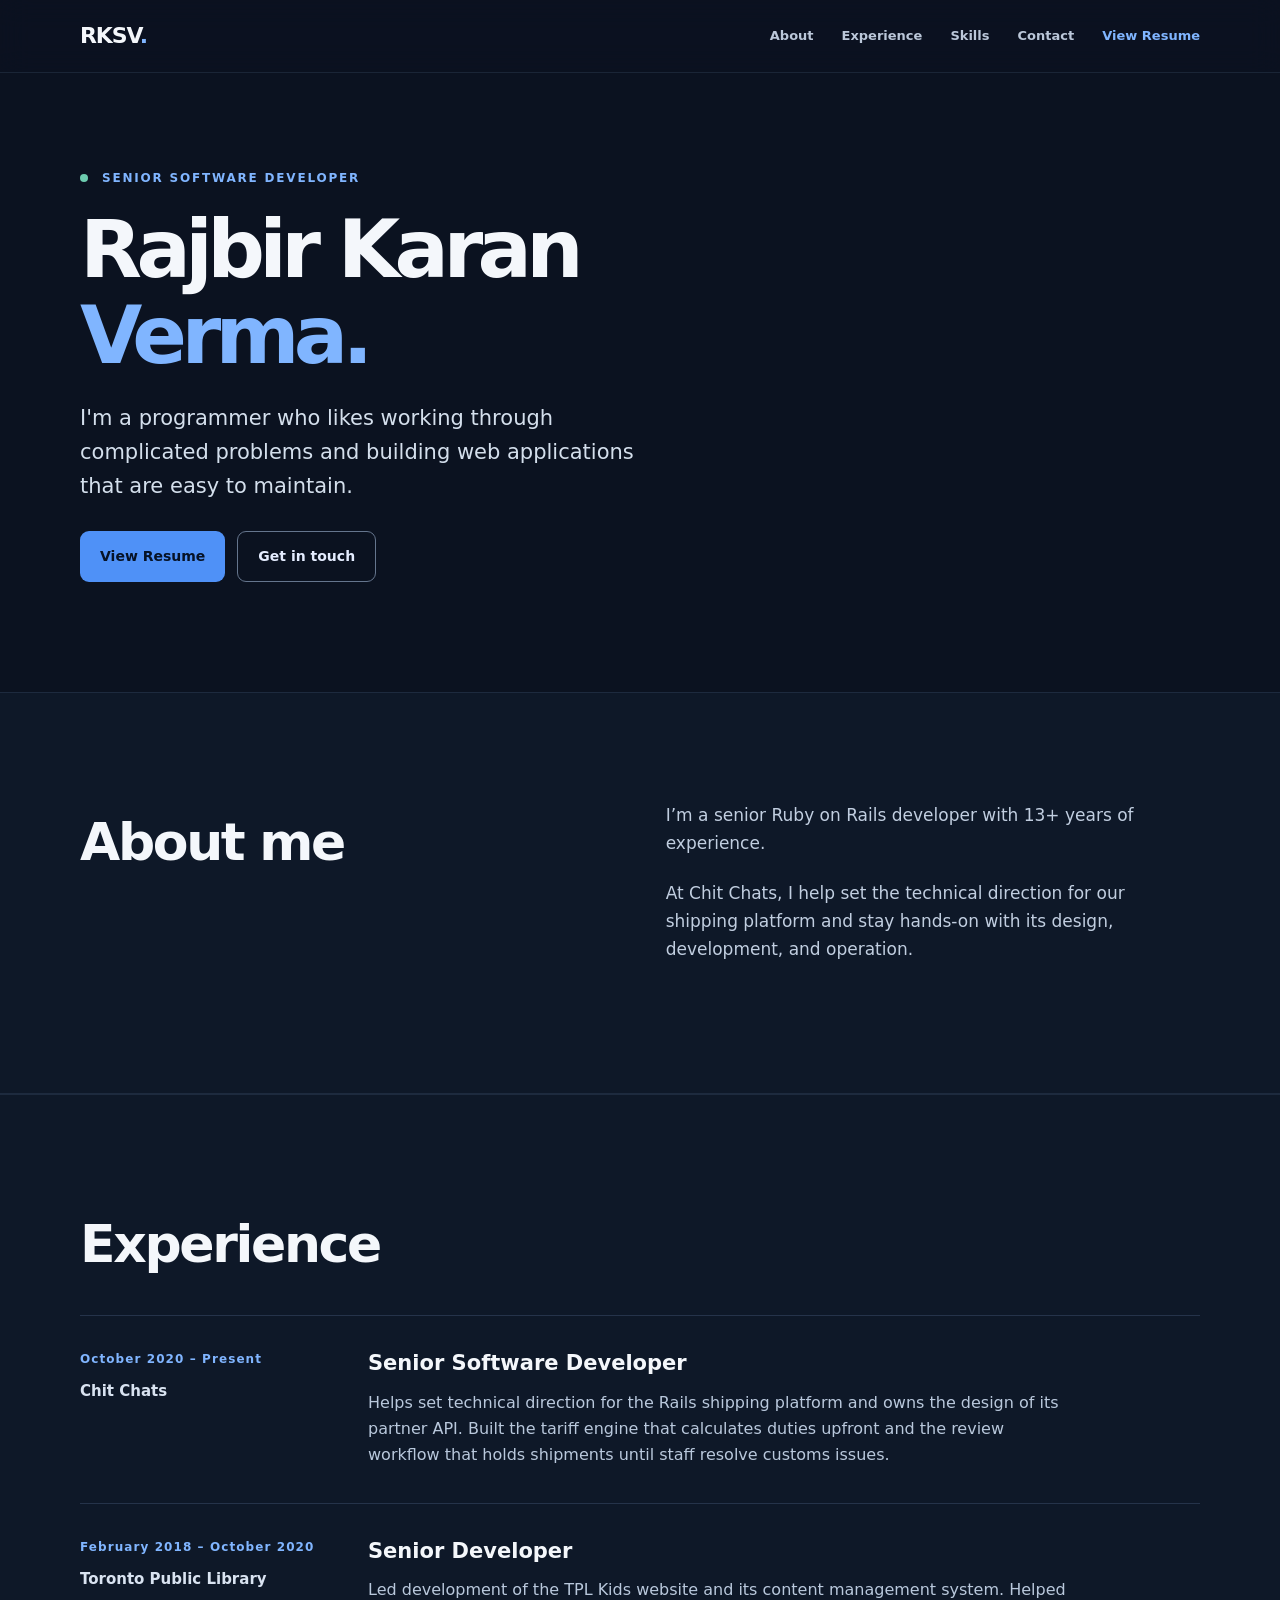
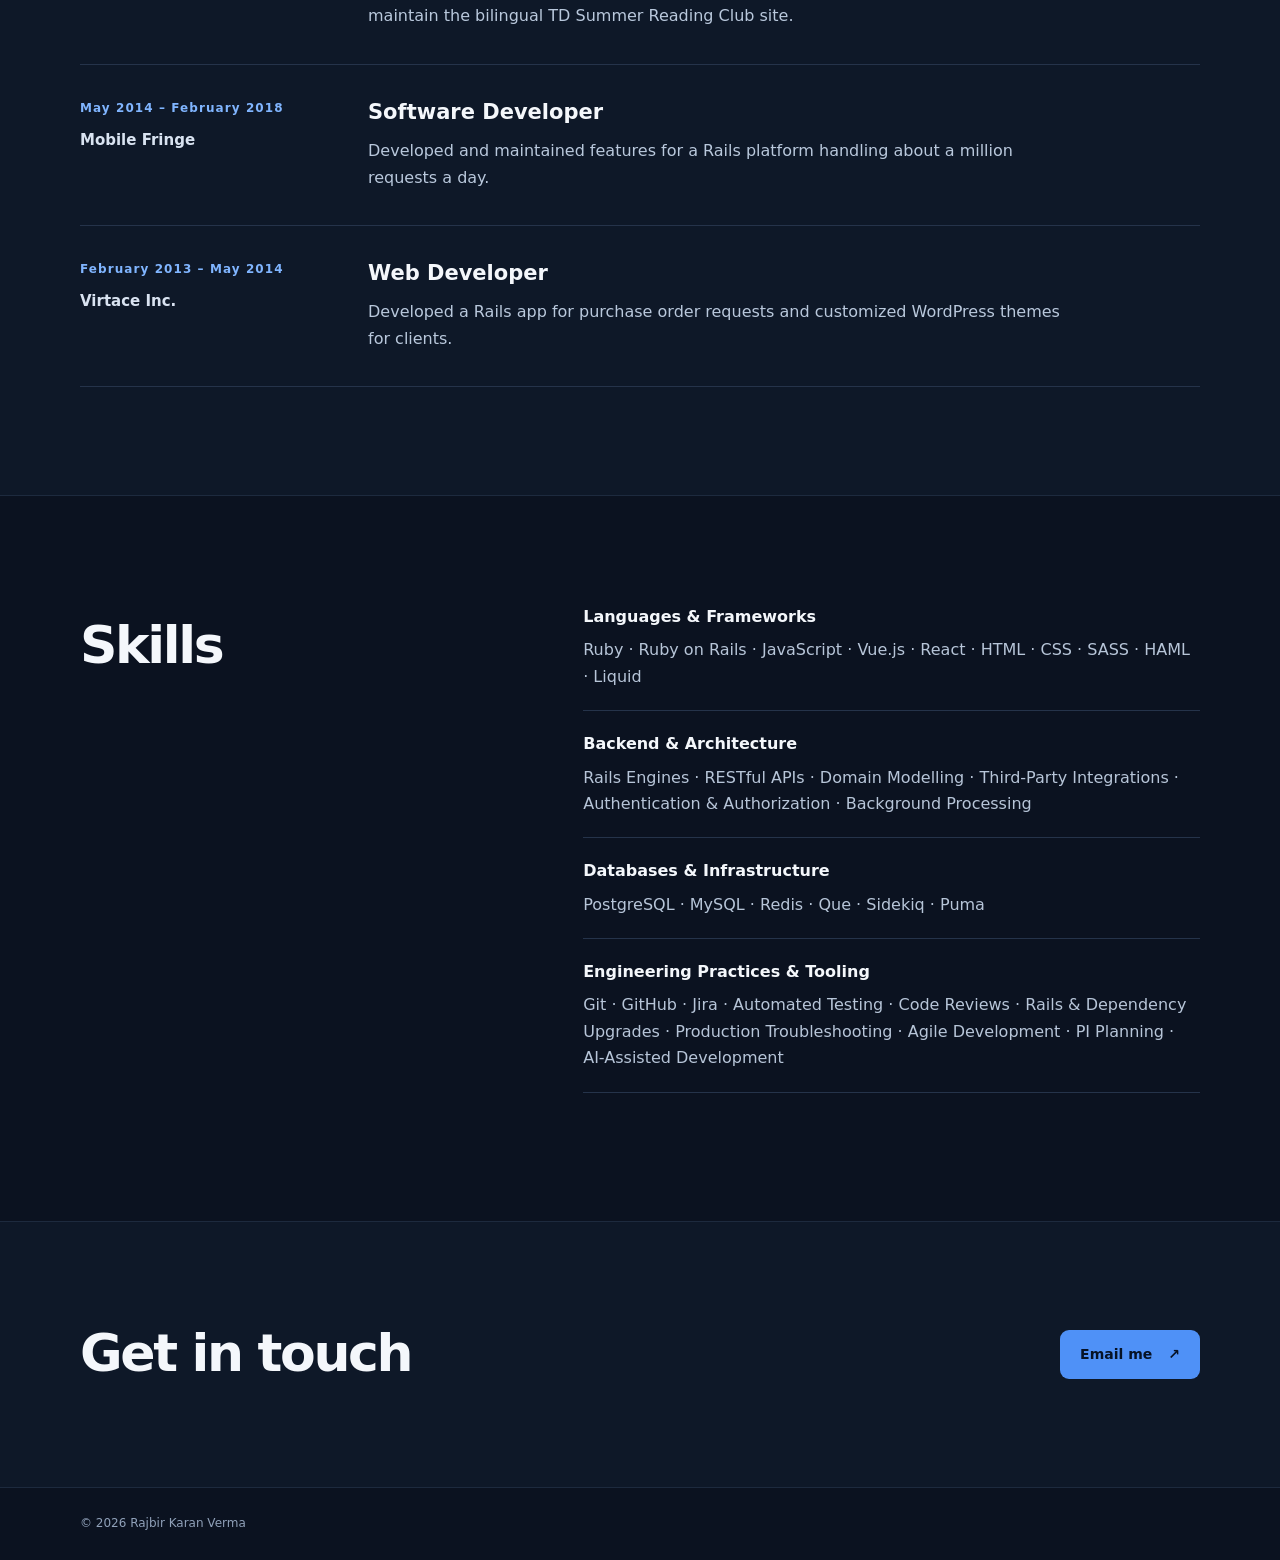
<file: index.html>
<!doctype html>
<html lang="en">
<head>
  <meta charset="utf-8">
  <meta name="viewport" content="width=device-width, initial-scale=1">
  <meta name="description" content="Rajbir Karan Verma, Senior Software Developer. Web application development, backend systems, and technical leadership.">
  <meta name="theme-color" content="#0c1220">
  <title>Rajbir Karan Verma | Senior Software Developer</title>
  <link rel="icon" type="image/svg+xml" href="favicon.svg">
  <link rel="stylesheet" href="styles.css">
</head>
<body>
  <a href="#main" class="skip-link">Skip to content</a>
  <header class="site-header">
    <div class="container nav-wrap">
      <a class="brand" href="#top" aria-label="RKSV, top of page">RKSV<span class="accent">.</span></a>
      <nav aria-label="Main navigation">
        <a href="#about">About</a>
        <a href="#work">Experience</a>
        <a href="#skills">Skills</a>
        <a href="#contact">Contact</a>
        <a class="nav-resume" href="resume/">View Resume</a>
      </nav>
    </div>
  </header>
  <main id="main">
    <section id="top" class="hero container">
      <div class="hero-text">
        <p class="eyebrow"><span class="dot"></span> SENIOR SOFTWARE DEVELOPER</p>
        <h1>Rajbir Karan<br><span>Verma.</span></h1>
        <p class="hero-lead">I'm a programmer who likes working through complicated problems and building web applications that are easy to maintain.</p>
        <div class="actions">
          <a class="button primary" href="resume/">View Resume</a>
          <a class="button secondary" href="mailto:rajbirkaransingh@gmail.com">Get in touch</a>
        </div>
      </div>
    </section>
    <section id="about" class="section section-alt">
      <div class="container about-grid">
        <div><h2>About me</h2></div>
        <div class="section-copy"><!-- generated:summary -->
<p>I’m a senior Ruby on Rails developer with 13+ years of experience.</p>
<p>At Chit Chats, I help set the technical direction for our shipping platform and stay hands-on with its design, development, and operation.</p>
        <!-- /generated:summary --></div>
      </div>
    </section>
    <section id="work" class="section section-alt">
      <div class="container">
        <h2>Experience</h2>
        <div class="timeline"><!-- generated:experience -->
<article class="job">
  <div class="job-meta"><span class="job-date">October 2020 – Present</span><span class="job-company">Chit Chats</span></div>
  <div><h3>Senior Software Developer</h3><p>Helps set technical direction for the Rails shipping platform and owns the design of its partner API. Built the tariff engine that calculates duties upfront and the review workflow that holds shipments until staff resolve customs issues.</p></div>
</article>
<article class="job">
  <div class="job-meta"><span class="job-date">February 2018 – October 2020</span><span class="job-company">Toronto Public Library</span></div>
  <div><h3>Senior Developer</h3><p>Led development of the TPL Kids website and its content management system. Helped maintain the bilingual TD Summer Reading Club site.</p></div>
</article>
<article class="job">
  <div class="job-meta"><span class="job-date">May 2014 – February 2018</span><span class="job-company">Mobile Fringe</span></div>
  <div><h3>Software Developer</h3><p>Developed and maintained features for a Rails platform handling about a million requests a day.</p></div>
</article>
<article class="job">
  <div class="job-meta"><span class="job-date">February 2013 – May 2014</span><span class="job-company">Virtace Inc.</span></div>
  <div><h3>Web Developer</h3><p>Developed a Rails app for purchase order requests and customized WordPress themes for clients.</p></div>
</article>
        <!-- /generated:experience -->
        </div>
      </div>
    </section>
    <section id="skills" class="section">
      <div class="container skills-layout"><div><h2>Skills</h2></div><div class="skill-groups"><!-- generated:skills -->
<div><h3>Languages &amp; Frameworks</h3><p>Ruby &middot; Ruby on Rails &middot; JavaScript &middot; Vue.js &middot; React &middot; HTML &middot; CSS &middot; SASS &middot; HAML &middot; Liquid</p></div>
<div><h3>Backend &amp; Architecture</h3><p>Rails Engines &middot; RESTful APIs &middot; Domain Modelling &middot; Third-Party Integrations &middot; Authentication &amp; Authorization &middot; Background Processing</p></div>
<div><h3>Databases &amp; Infrastructure</h3><p>PostgreSQL &middot; MySQL &middot; Redis &middot; Que &middot; Sidekiq &middot; Puma</p></div>
<div><h3>Engineering Practices &amp; Tooling</h3><p>Git &middot; GitHub &middot; Jira &middot; Automated Testing &middot; Code Reviews &middot; Rails &amp; Dependency Upgrades &middot; Production Troubleshooting &middot; Agile Development &middot; PI Planning &middot; AI-Assisted Development</p></div>
        <!-- /generated:skills --></div></div>
    </section>
    <section id="contact" class="contact section-alt"><div class="container contact-inner"><div><h2>Get in touch</h2></div><a class="button primary" href="mailto:rajbirkaransingh@gmail.com">Email me <span aria-hidden="true">↗</span></a></div></section>
  </main>
  <footer><div class="container footer-inner"><span>© <span id="year">2026</span> Rajbir Karan Verma</span></div></footer>
  <script src="script.js" defer></script>
</body>
</html>
</file>
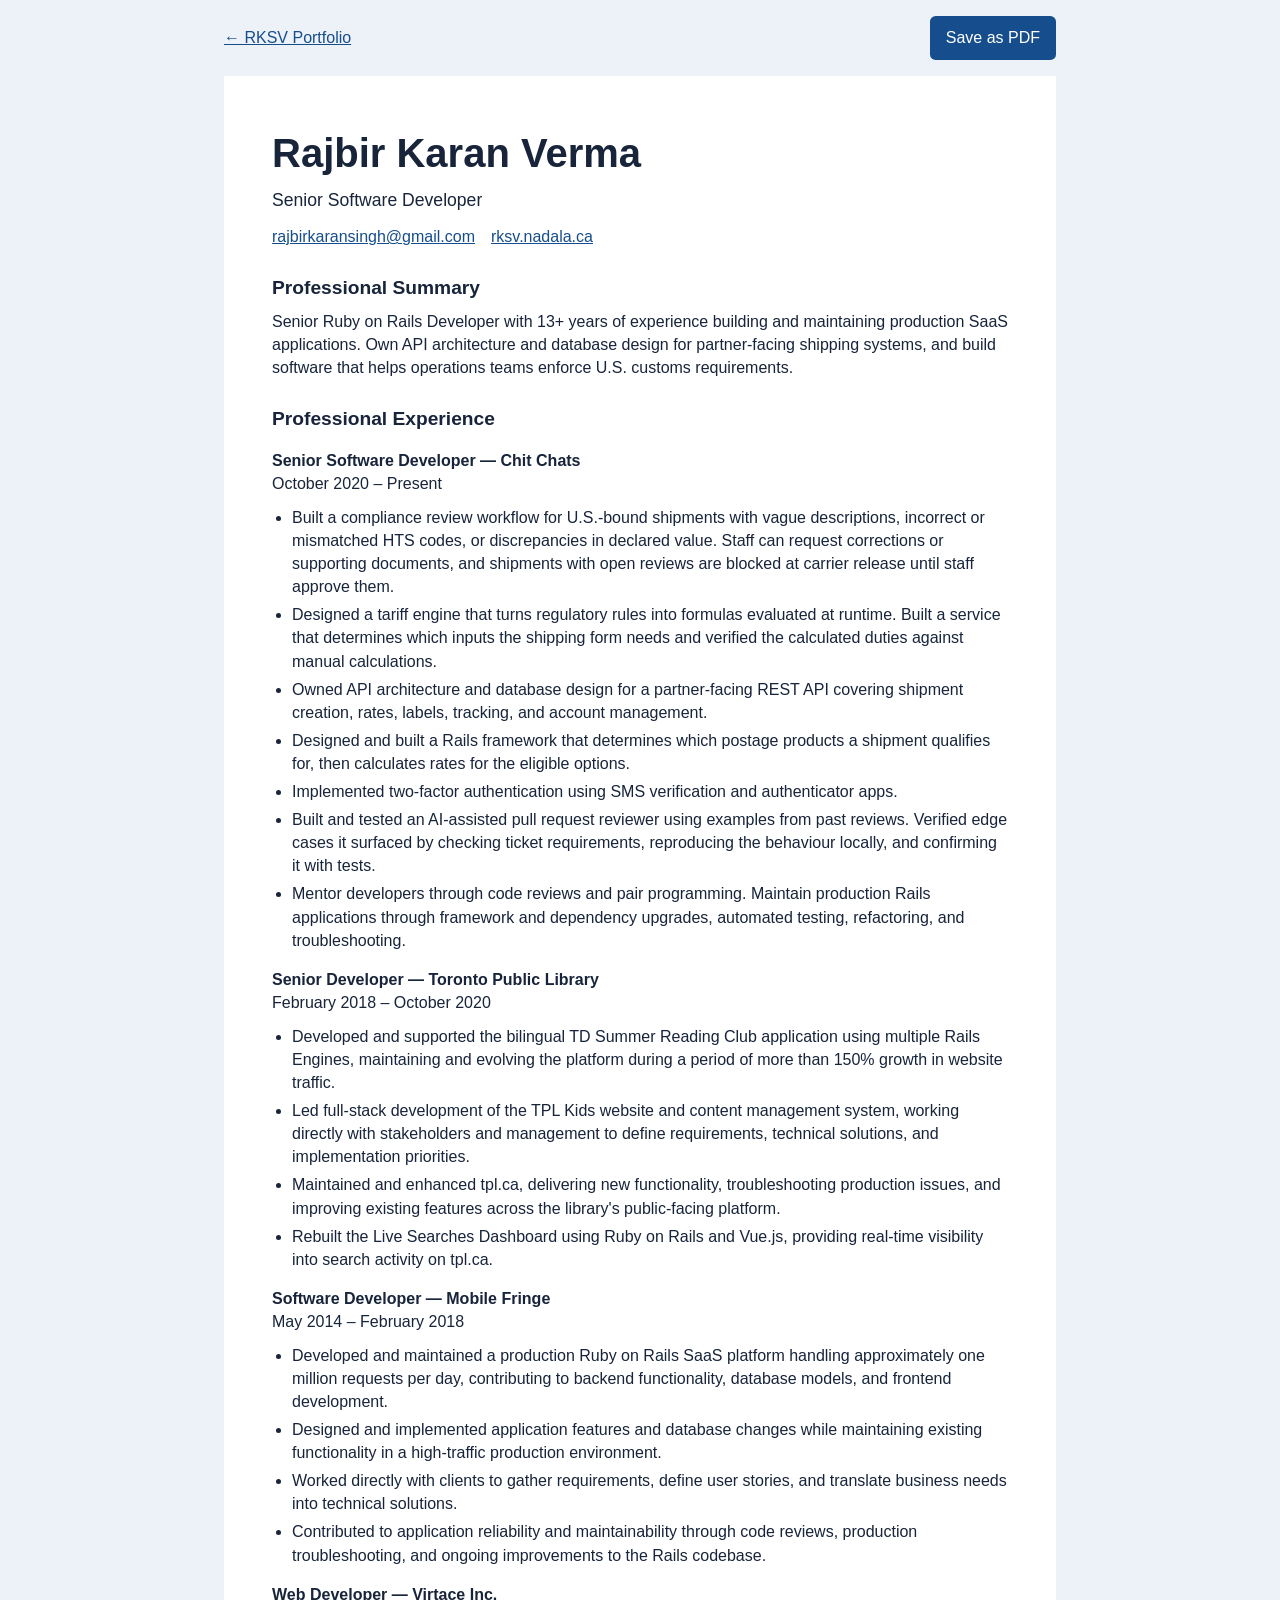
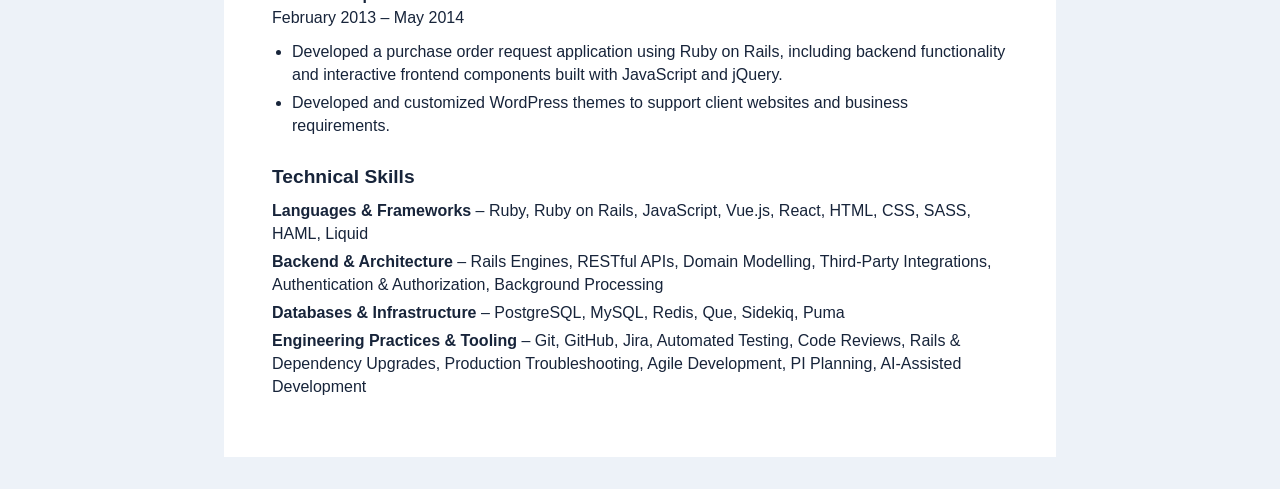
<file: resume/index.html>
<!doctype html>
<!-- Generated by scripts/build.ps1 from data/resume.json. -->
<html lang="en">
<head>
  <meta charset="utf-8">
  <meta name="viewport" content="width=device-width, initial-scale=1">
  <meta name="description" content="Resume of Rajbir Karan Verma, Senior Software Developer.">
  <title>Rajbir_Karan_Verma_Resume</title>
  <link rel="icon" type="image/svg+xml" href="../favicon.svg">
  <link rel="stylesheet" href="resume.css">
  <script src="print.js" defer></script>
</head>
<body>
  <nav class="controls" aria-label="Resume controls">
    <a href="../">&larr; RKSV Portfolio</a>
    <button type="button" id="print-resume" hidden>Save as PDF</button>
  </nav>
  <main>
    <header>
      <h1>Rajbir Karan Verma</h1>
      <p class="role">Senior Software Developer</p>
      <p class="contact"><a href="mailto:rajbirkaransingh@gmail.com">rajbirkaransingh@gmail.com</a><a href="https://rksv.nadala.ca">rksv.nadala.ca</a></p>
    </header>
    <section>
      <h2>Professional Summary</h2>
      <p>Senior Ruby on Rails Developer with 13+ years of experience building and maintaining production SaaS applications. Own API architecture and database design for partner-facing shipping systems, and build software that helps operations teams enforce U.S. customs requirements.</p>
    </section>
    <section>
      <h2>Professional Experience</h2>
    <article>
      <h3>Senior Software Developer &mdash; Chit Chats</h3>
      <p class="dates">October 2020 – Present</p>
      <ul>
        <li>Built a compliance review workflow for U.S.-bound shipments with vague descriptions, incorrect or mismatched HTS codes, or discrepancies in declared value. Staff can request corrections or supporting documents, and shipments with open reviews are blocked at carrier release until staff approve them.</li>
        <li>Designed a tariff engine that turns regulatory rules into formulas evaluated at runtime. Built a service that determines which inputs the shipping form needs and verified the calculated duties against manual calculations.</li>
        <li>Owned API architecture and database design for a partner-facing REST API covering shipment creation, rates, labels, tracking, and account management.</li>
        <li>Designed and built a Rails framework that determines which postage products a shipment qualifies for, then calculates rates for the eligible options.</li>
        <li>Implemented two-factor authentication using SMS verification and authenticator apps.</li>
        <li>Built and tested an AI-assisted pull request reviewer using examples from past reviews. Verified edge cases it surfaced by checking ticket requirements, reproducing the behaviour locally, and confirming it with tests.</li>
        <li>Mentor developers through code reviews and pair programming. Maintain production Rails applications through framework and dependency upgrades, automated testing, refactoring, and troubleshooting.</li>
      </ul>
    </article>
    <article>
      <h3>Senior Developer &mdash; Toronto Public Library</h3>
      <p class="dates">February 2018 – October 2020</p>
      <ul>
        <li>Developed and supported the bilingual TD Summer Reading Club application using multiple Rails Engines, maintaining and evolving the platform during a period of more than 150% growth in website traffic.</li>
        <li>Led full-stack development of the TPL Kids website and content management system, working directly with stakeholders and management to define requirements, technical solutions, and implementation priorities.</li>
        <li>Maintained and enhanced tpl.ca, delivering new functionality, troubleshooting production issues, and improving existing features across the library&#39;s public-facing platform.</li>
        <li>Rebuilt the Live Searches Dashboard using Ruby on Rails and Vue.js, providing real-time visibility into search activity on tpl.ca.</li>
      </ul>
    </article>
    <article>
      <h3>Software Developer &mdash; Mobile Fringe</h3>
      <p class="dates">May 2014 – February 2018</p>
      <ul>
        <li>Developed and maintained a production Ruby on Rails SaaS platform handling approximately one million requests per day, contributing to backend functionality, database models, and frontend development.</li>
        <li>Designed and implemented application features and database changes while maintaining existing functionality in a high-traffic production environment.</li>
        <li>Worked directly with clients to gather requirements, define user stories, and translate business needs into technical solutions.</li>
        <li>Contributed to application reliability and maintainability through code reviews, production troubleshooting, and ongoing improvements to the Rails codebase.</li>
      </ul>
    </article>
    <article>
      <h3>Web Developer &mdash; Virtace Inc.</h3>
      <p class="dates">February 2013 – May 2014</p>
      <ul>
        <li>Developed a purchase order request application using Ruby on Rails, including backend functionality and interactive frontend components built with JavaScript and jQuery.</li>
        <li>Developed and customized WordPress themes to support client websites and business requirements.</li>
      </ul>
    </article>
    </section>
    <section>
      <h2>Technical Skills</h2>
      <ul class="skills">
        <li><strong>Languages &amp; Frameworks</strong> &ndash; Ruby, Ruby on Rails, JavaScript, Vue.js, React, HTML, CSS, SASS, HAML, Liquid</li>
        <li><strong>Backend &amp; Architecture</strong> &ndash; Rails Engines, RESTful APIs, Domain Modelling, Third-Party Integrations, Authentication &amp; Authorization, Background Processing</li>
        <li><strong>Databases &amp; Infrastructure</strong> &ndash; PostgreSQL, MySQL, Redis, Que, Sidekiq, Puma</li>
        <li><strong>Engineering Practices &amp; Tooling</strong> &ndash; Git, GitHub, Jira, Automated Testing, Code Reviews, Rails &amp; Dependency Upgrades, Production Troubleshooting, Agile Development, PI Planning, AI-Assisted Development</li>
      </ul>
    </section>
  </main>
</body>
</html>
</file>
<file: styles.css>
:root{color-scheme:dark;--bg:#0b1220;--panel:#111c2e;--panel2:#0e1828;--line:#25334a;--text:#f4f7fb;--muted:#adbad0;--blue:#80b5ff;--accent:#4f91f7;font-family:Inter,ui-sans-serif,system-ui,-apple-system,BlinkMacSystemFont,"Segoe UI",sans-serif;font-synthesis:none}*{box-sizing:border-box}html{scroll-behavior:smooth;scroll-padding-top:86px}body{margin:0;background:var(--bg);color:var(--text);line-height:1.65}a{color:inherit;text-decoration:none}a:focus-visible{outline:2px solid var(--blue);outline-offset:4px}.container{width:min(1120px,calc(100% - 48px));margin:auto}.site-header{position:sticky;top:0;z-index:5;background:rgba(11,18,32,.91);backdrop-filter:blur(14px);border-bottom:1px solid rgba(113,141,174,.16)}.nav-wrap{height:72px;display:flex;justify-content:space-between;align-items:center}.brand{font-size:22px;font-weight:800;letter-spacing:-1.1px}.accent,.hero h1 span{color:var(--blue)}nav{display:flex;gap:28px}nav a{color:#bbc7d9;font-size:13px;font-weight:600}nav a:hover{color:#fff}.skip-link{position:absolute;left:10px;top:-90px;padding:8px;background:#fff;color:#000;z-index:20}.skip-link:focus{top:10px}.hero{min-height:450px;display:flex;align-items:center;padding-top:84px;padding-bottom:110px}.eyebrow,.section-kicker{color:var(--blue);font-size:12px;letter-spacing:.15em;font-weight:750}.dot{display:inline-block;width:8px;height:8px;background:#6dcbaf;border-radius:50%;margin-right:8px}.hero h1{font-size:clamp(52px,6.3vw,88px);letter-spacing:-.07em;line-height:1.07;margin:17px 0 24px}.hero-lead{font-size:clamp(18px,2vw,21px);line-height:1.6;color:#d4dfec;max-width:590px;margin-bottom:28px}.actions{display:flex;gap:12px;flex-wrap:wrap}.button{display:inline-flex;align-items:center;justify-content:center;gap:16px;border-radius:9px;padding:13px 20px;font-size:14px;font-weight:700;transition:.2s transform,.2s background}.button:hover{transform:translateY(-2px)}.primary{background:var(--accent);color:#061226}.primary:hover{background:#7bb4ff}.secondary{border:1px solid #65758d;color:#e5edff}.secondary:hover{background:#17263b}.section{padding:108px 0}.section-alt{background:var(--panel2);border-block:1px solid #1d2a3e}.section h2,.contact h2{font-size:clamp(35px,4.2vw,52px);letter-spacing:-.045em;line-height:1.15;margin:12px 0 30px}.about-grid{display:grid;grid-template-columns:1fr 1.1fr;gap:100px}.section-copy{color:#c1cee0;font-size:17px}.section-copy p:first-child{margin-top:0}.section-copy p{margin-bottom:22px}.timeline{margin-top:40px;border-top:1px solid var(--line)}.job{display:grid;grid-template-columns:250px 1fr;gap:38px;padding:34px 0;border-bottom:1px solid var(--line)}.job-meta{display:flex;flex-direction:column;gap:9px}.job-date{font-size:12px;font-weight:650;letter-spacing:.09em;color:var(--blue)}.job-company{font-size:15px;color:#d9e3f1;font-weight:650}.job h3{font-size:21px;line-height:1.3;margin:0 0 12px}.job p{color:#b9c8dc;max-width:700px;margin:0}.skills-layout{display:grid;grid-template-columns:.8fr 1.2fr;gap:92px}.skills-layout>.muted{max-width:350px}.skill-groups>div{padding:0 0 20px;margin-bottom:20px;border-bottom:1px solid var(--line)}.skill-groups h3{font-size:16px;margin:0 0 7px}.skill-groups p{color:#b7c5d8;margin:0}.contact{padding:90px 0}.contact-inner{display:flex;justify-content:space-between;gap:24px;align-items:center}.contact h2{margin-bottom:14px}.contact p:not(.section-kicker){color:#bac8d9}.contact .button{flex-shrink:0}footer{padding:26px 0}.footer-inner{display:flex;justify-content:space-between;gap:20px;color:#90a1b9;font-size:12px}@media(max-width:850px){.hero{padding-top:74px}.about-grid,.skills-layout{grid-template-columns:1fr;gap:20px}.job{grid-template-columns:170px 1fr;gap:24px}}@media(max-width:560px){.container{width:min(100% - 36px,1120px)}.nav-wrap{height:64px}nav{gap:12px}nav a{font-size:11px}.hero{min-height:unset;padding:65px 0 78px}.hero h1{font-size:53px}.section{padding:75px 0}.job{grid-template-columns:1fr;gap:12px}.job-meta{gap:2px}.contact-inner{display:block}.contact .button{margin-top:20px}.footer-inner{display:block}.footer-inner span{display:block;margin-bottom:6px}}@media(prefers-reduced-motion:reduce){html{scroll-behavior:auto}.button{transition:none}}

nav .nav-resume { color: var(--blue); }
@media (max-width: 560px) {
  html { scroll-padding-top: 110px; }
  .nav-wrap { height: auto; padding-block: 10px; flex-wrap: wrap; gap: 4px 16px; }
  .nav-wrap nav { flex-wrap: wrap; gap: 4px 12px; }
  .nav-wrap nav a { padding-block: 4px; }
}
</file>
<file: resume/resume.css>
:root {
  font-family: Arial, sans-serif;
  color: #17243a;
  background: #edf2f8;
  line-height: 1.45;
}

body { margin: 0; }
a { color: #164d8d; overflow-wrap: anywhere; }
a:focus-visible, button:focus-visible { outline: 2px solid #164d8d; outline-offset: 4px; }

.controls, main {
  box-sizing: border-box;
  width: min(100% - 2rem, 52rem);
  margin-inline: auto;
}

.controls {
  display: flex;
  flex-wrap: wrap;
  align-items: center;
  justify-content: space-between;
  gap: .75rem;
  padding-block: 1rem;
}

button {
  border: 0;
  border-radius: .35rem;
  padding: .65rem 1rem;
  background: #164d8d;
  color: white;
  font: inherit;
  cursor: pointer;
}

main {
  background: white;
  margin-bottom: 2rem;
  padding: clamp(1rem, 5vw, 3rem);
}

h1 { font-size: clamp(1.75rem, 5vw, 2.5rem); margin: 0; }
h2 { font-size: 1.2rem; margin: 1.35em 0 .4em; }
h3 { font-size: 1rem; margin: 1em 0 0; }
p, ul { margin: .35em 0 .65em; }
ul { padding-inline-start: 1.25em; }
li { margin-bottom: .3em; }
.role { font-size: 1.1rem; }
.dates { margin-top: 0; }
.contact a { display: inline-block; max-width: 100%; margin-inline-end: 1em; }
.skills { list-style: none; padding: 0; }

@page { size: letter; margin: .65in .7in; }

@media print {
  :root { color: #000; background: #fff; font-size: 11pt; line-height: 1.3; }
  .controls { display: none; }
  main { width: auto; margin: 0; padding: 0; }
  h1 { font-size: 22pt; }
  h2 { font-size: 13pt; }
  h3 { font-size: 11pt; }
  h2, h3, .dates { break-after: avoid; }
  article, li { break-inside: avoid; }
  p, li { orphans: 2; widows: 2; }
  a { color: inherit; }
}
</file>
